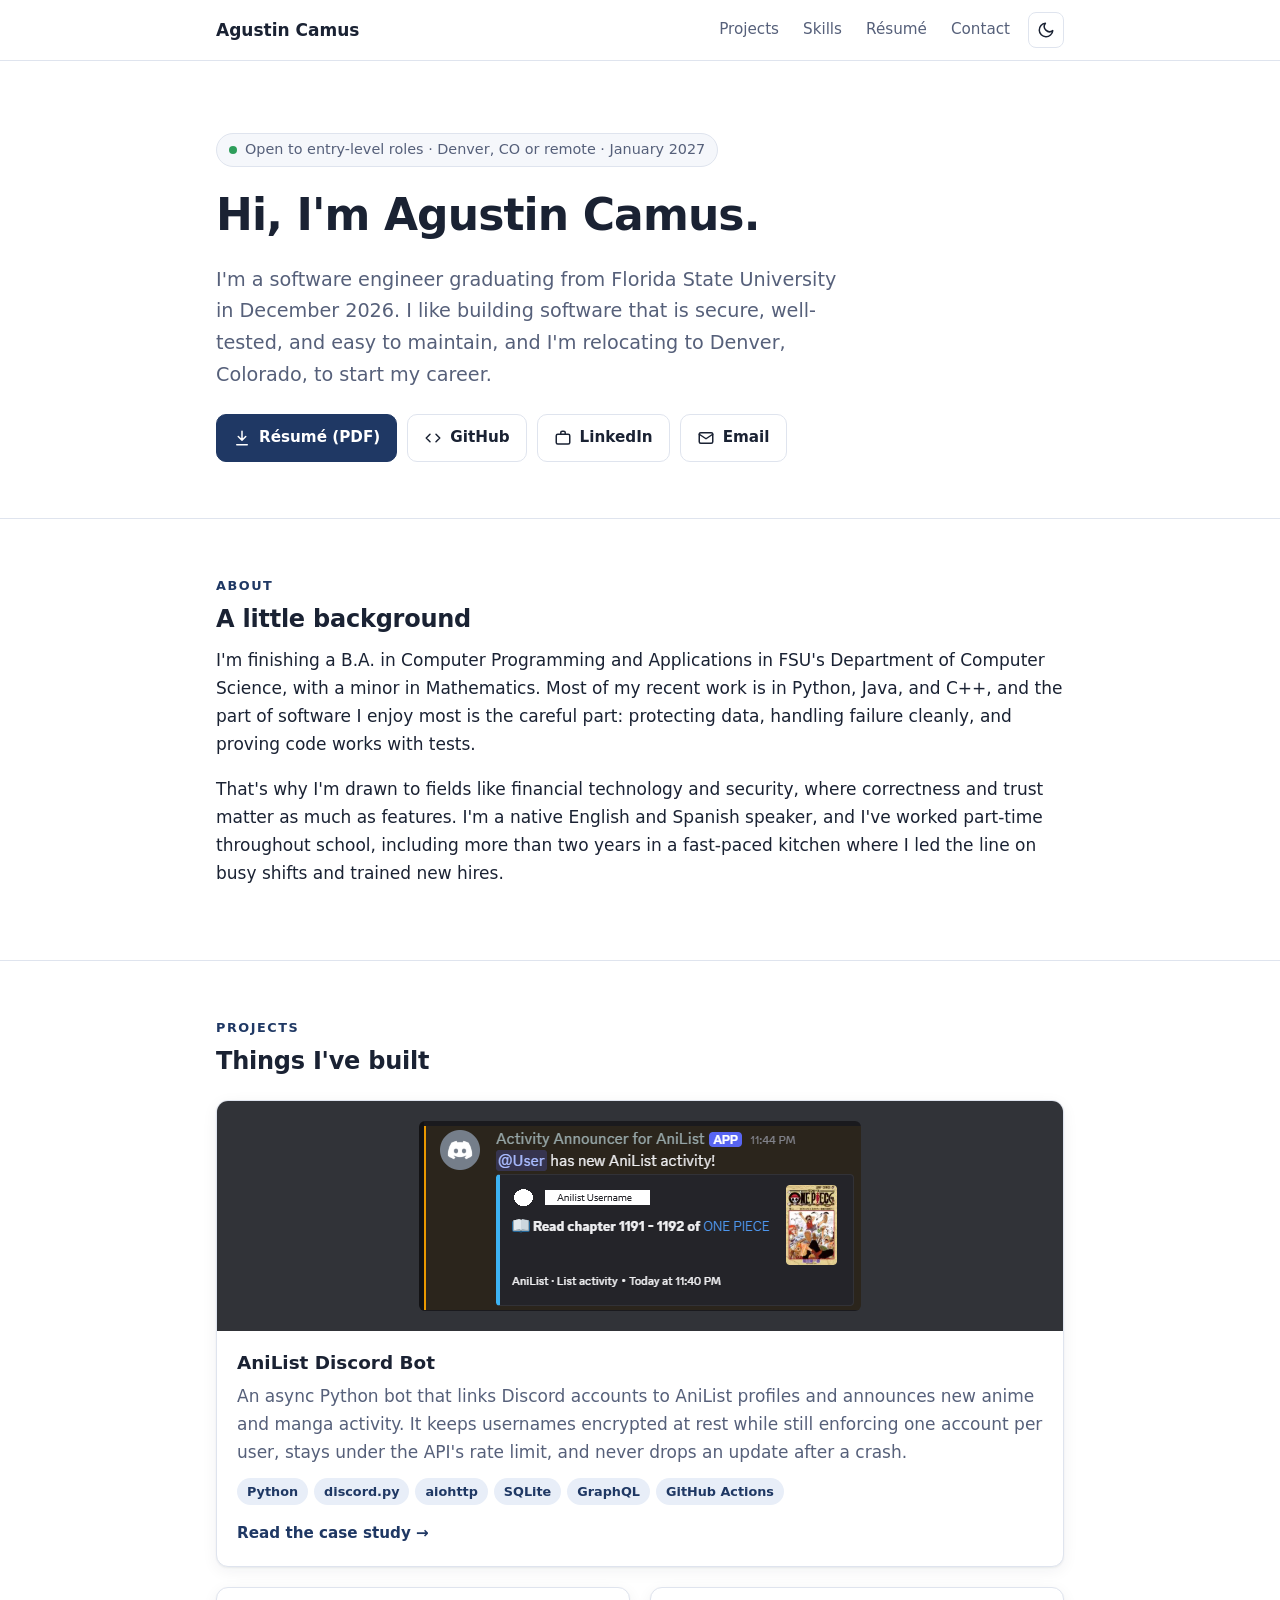
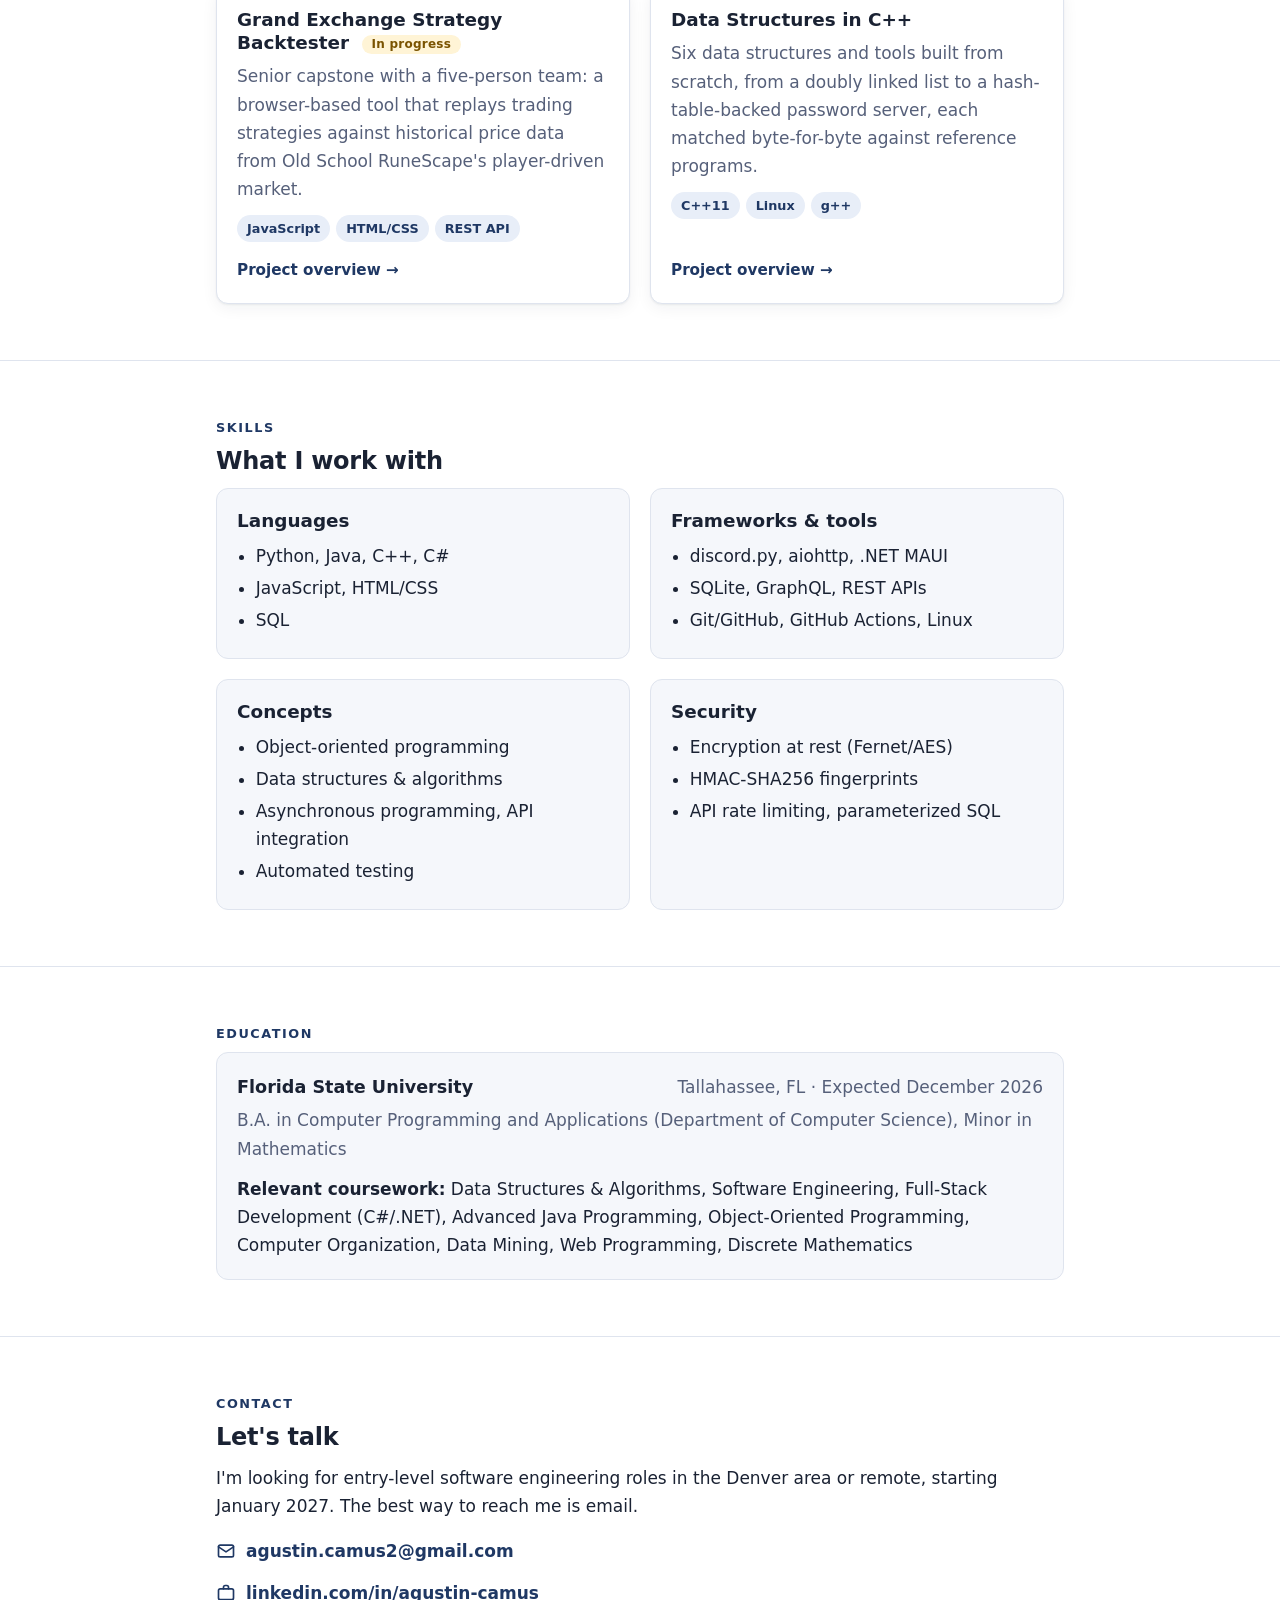
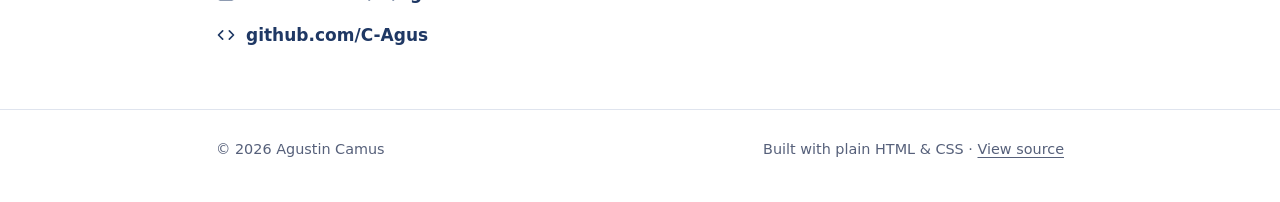
<file: index.html>
<!DOCTYPE html>
<html lang="en">
<head>
  <meta charset="utf-8">
  <meta name="viewport" content="width=device-width, initial-scale=1">
  <title>Agustin Camus · Software Engineer</title>
  <meta name="description" content="Agustin Camus: FSU Computer Science senior (December 2026) relocating to Denver, CO, and looking for entry-level software engineering roles. Projects, résumé, and contact.">
  <meta property="og:title" content="Agustin Camus · Software Engineer">
  <meta property="og:description" content="FSU Computer Science senior (Dec 2026) relocating to Denver, CO. Projects, résumé, and contact.">
  <meta property="og:type" content="website">
  <meta property="og:url" content="https://c-agus.github.io/">
  <meta property="og:image" content="https://c-agus.github.io/assets/img/og-card.png">
  <meta name="twitter:card" content="summary_large_image">
  <link rel="icon" href="assets/img/favicon.svg" type="image/svg+xml">
  <link rel="stylesheet" href="assets/css/style.css">
  <script src="assets/js/theme.js"></script>
</head>
<body>
  <a class="skip-link" href="#main">Skip to content</a>

  <header class="site-header">
    <nav class="container nav" aria-label="Main">
      <a class="brand" href="./">Agustin Camus</a>
      <ul class="nav-links">
        <li><a href="#projects">Projects</a></li>
        <li class="hide-sm"><a href="#skills">Skills</a></li>
        <li><a href="assets/Agustin_Camus_Resume.pdf">Résumé</a></li>
        <li class="hide-sm"><a href="#contact">Contact</a></li>
        <li>
          <button class="theme-toggle" type="button" aria-label="Toggle color theme">
            <svg class="icon-moon" viewBox="0 0 24 24" fill="none" stroke="currentColor" stroke-width="2" stroke-linecap="round" stroke-linejoin="round" aria-hidden="true"><path d="M21 12.8A9 9 0 1 1 11.2 3a7 7 0 0 0 9.8 9.8z"/></svg>
            <svg class="icon-sun" viewBox="0 0 24 24" fill="none" stroke="currentColor" stroke-width="2" stroke-linecap="round" stroke-linejoin="round" aria-hidden="true"><circle cx="12" cy="12" r="4"/><path d="M12 2v2M12 20v2M4.9 4.9l1.4 1.4M17.7 17.7l1.4 1.4M2 12h2M20 12h2M4.9 19.1l1.4-1.4M17.7 6.3l1.4-1.4"/></svg>
          </button>
        </li>
      </ul>
    </nav>
  </header>

  <main id="main">
    <!-- ================= Hero ================= -->
    <section class="hero">
      <div class="container">
        <p class="status"><span class="dot" aria-hidden="true"></span>Open to entry-level roles · Denver, CO or remote · January 2027</p>
        <h1>Hi, I'm Agustin Camus.</h1>
        <p class="lede">I'm a software engineer graduating from Florida State University in December 2026. I like building software that is secure, well-tested, and easy to maintain, and I'm relocating to Denver, Colorado, to start my career.</p>
        <div class="actions">
          <a class="btn btn-primary" href="assets/Agustin_Camus_Resume.pdf">
            <svg viewBox="0 0 24 24" fill="none" stroke="currentColor" stroke-width="2" stroke-linecap="round" stroke-linejoin="round" aria-hidden="true"><path d="M12 3v12M7 10l5 5 5-5M5 21h14"/></svg>
            Résumé (PDF)
          </a>
          <a class="btn" href="https://github.com/C-Agus">
            <svg viewBox="0 0 24 24" fill="none" stroke="currentColor" stroke-width="2" stroke-linecap="round" stroke-linejoin="round" aria-hidden="true"><path d="M8 7l-5 5 5 5M16 7l5 5-5 5"/></svg>
            GitHub
          </a>
          <a class="btn" href="https://www.linkedin.com/in/agustin-camus/">
            <svg viewBox="0 0 24 24" fill="none" stroke="currentColor" stroke-width="2" stroke-linecap="round" stroke-linejoin="round" aria-hidden="true"><rect x="3" y="7" width="18" height="13" rx="2"/><path d="M9 7V5a2 2 0 0 1 2-2h2a2 2 0 0 1 2 2v2"/></svg>
            LinkedIn
          </a>
          <a class="btn" href="mailto:agustin.camus2@gmail.com">
            <svg viewBox="0 0 24 24" fill="none" stroke="currentColor" stroke-width="2" stroke-linecap="round" stroke-linejoin="round" aria-hidden="true"><rect x="3" y="5" width="18" height="14" rx="2"/><path d="M3 7l9 6 9-6"/></svg>
            Email
          </a>
        </div>
      </div>
    </section>

    <!-- ================= About ================= -->
    <section id="about">
      <div class="container">
        <p class="section-label">About</p>
        <h2>A little background</h2>
        <p>I'm finishing a B.A. in Computer Programming and Applications in FSU's Department of Computer Science, with a minor in Mathematics. Most of my recent work is in Python, Java, and C++, and the part of software I enjoy most is the careful part: protecting data, handling failure cleanly, and proving code works with tests.</p>
        <p>That's why I'm drawn to fields like financial technology and security, where correctness and trust matter as much as features. I'm a native English and Spanish speaker, and I've worked part-time throughout school, including more than two years in a fast-paced kitchen where I led the line on busy shifts and trained new hires.</p>
      </div>
    </section>

    <!-- ================= Projects ================= -->
    <section id="projects">
      <div class="container">
        <p class="section-label">Projects</p>
        <h2>Things I've built</h2>

        <div class="cards">
          <a class="card featured" href="projects/anilist-bot.html">
            <div class="card-media">
              <img src="assets/img/demo.png" alt="The bot posting a new AniList reading activity as a Discord embed with cover art" width="442" height="190">
            </div>
            <div class="card-body">
              <h3>AniList Discord Bot</h3>
              <p>An async Python bot that links Discord accounts to AniList profiles and announces new anime and manga activity. It keeps usernames encrypted at rest while still enforcing one account per user, stays under the API's rate limit, and never drops an update after a crash.</p>
              <ul class="tags" aria-label="Technologies">
                <li>Python</li><li>discord.py</li><li>aiohttp</li><li>SQLite</li><li>GraphQL</li><li>GitHub Actions</li>
              </ul>
              <span class="card-footer">Read the case study →</span>
            </div>
          </a>

          <a class="card" href="projects/ge-backtester.html">
            <div class="card-body">
              <h3>Grand Exchange Strategy Backtester <span class="badge">In progress</span></h3>
              <p>Senior capstone with a five-person team: a browser-based tool that replays trading strategies against historical price data from Old School RuneScape's player-driven market.</p>
              <ul class="tags" aria-label="Technologies">
                <li>JavaScript</li><li>HTML/CSS</li><li>REST API</li>
              </ul>
              <span class="card-footer">Project overview →</span>
            </div>
          </a>

          <a class="card" href="projects/data-structures.html">
            <div class="card-body">
              <h3>Data Structures in C++</h3>
              <p>Six data structures and tools built from scratch, from a doubly linked list to a hash-table-backed password server, each matched byte-for-byte against reference programs.</p>
              <ul class="tags" aria-label="Technologies">
                <li>C++11</li><li>Linux</li><li>g++</li>
              </ul>
              <span class="card-footer">Project overview →</span>
            </div>
          </a>
        </div>
      </div>
    </section>

    <!-- ================= Skills ================= -->
    <section id="skills">
      <div class="container">
        <p class="section-label">Skills</p>
        <h2>What I work with</h2>
        <div class="grid-2">
          <div class="panel">
            <h3>Languages</h3>
            <ul>
              <li>Python, Java, C++, C#</li>
              <li>JavaScript, HTML/CSS</li>
              <li>SQL</li>
            </ul>
          </div>
          <div class="panel">
            <h3>Frameworks &amp; tools</h3>
            <ul>
              <li>discord.py, aiohttp, .NET MAUI</li>
              <li>SQLite, GraphQL, REST APIs</li>
              <li>Git/GitHub, GitHub Actions, Linux</li>
            </ul>
          </div>
          <div class="panel">
            <h3>Concepts</h3>
            <ul>
              <li>Object-oriented programming</li>
              <li>Data structures &amp; algorithms</li>
              <li>Asynchronous programming, API integration</li>
              <li>Automated testing</li>
            </ul>
          </div>
          <div class="panel">
            <h3>Security</h3>
            <ul>
              <li>Encryption at rest (Fernet/AES)</li>
              <li>HMAC-SHA256 fingerprints</li>
              <li>API rate limiting, parameterized SQL</li>
            </ul>
          </div>
        </div>
      </div>
    </section>

    <!-- ================= Education ================= -->
    <section id="education">
      <div class="container">
        <p class="section-label">Education</p>
        <div class="panel">
          <div class="edu-head">
            <strong>Florida State University</strong>
            <span class="muted">Tallahassee, FL · Expected December 2026</span>
          </div>
          <p class="muted" style="margin:4px 0 12px">B.A. in Computer Programming and Applications (Department of Computer Science), Minor in Mathematics</p>
          <p style="margin:0"><strong>Relevant coursework:</strong> Data Structures &amp; Algorithms, Software Engineering, Full-Stack Development (C#/.NET), Advanced Java Programming, Object-Oriented Programming, Computer Organization, Data Mining, Web Programming, Discrete Mathematics</p>
        </div>
      </div>
    </section>

    <!-- ================= Contact ================= -->
    <section id="contact">
      <div class="container">
        <p class="section-label">Contact</p>
        <h2>Let's talk</h2>
        <p>I'm looking for entry-level software engineering roles in the Denver area or remote, starting January 2027. The best way to reach me is email.</p>
        <ul class="contact-list">
          <li><a href="mailto:agustin.camus2@gmail.com">
            <svg viewBox="0 0 24 24" fill="none" stroke="currentColor" stroke-width="2" stroke-linecap="round" stroke-linejoin="round" aria-hidden="true"><rect x="3" y="5" width="18" height="14" rx="2"/><path d="M3 7l9 6 9-6"/></svg>
            agustin.camus2@gmail.com</a></li>
          <li><a href="https://www.linkedin.com/in/agustin-camus/">
            <svg viewBox="0 0 24 24" fill="none" stroke="currentColor" stroke-width="2" stroke-linecap="round" stroke-linejoin="round" aria-hidden="true"><rect x="3" y="7" width="18" height="13" rx="2"/><path d="M9 7V5a2 2 0 0 1 2-2h2a2 2 0 0 1 2 2v2"/></svg>
            linkedin.com/in/agustin-camus</a></li>
          <li><a href="https://github.com/C-Agus">
            <svg viewBox="0 0 24 24" fill="none" stroke="currentColor" stroke-width="2" stroke-linecap="round" stroke-linejoin="round" aria-hidden="true"><path d="M8 7l-5 5 5 5M16 7l5 5-5 5"/></svg>
            github.com/C-Agus</a></li>
        </ul>
      </div>
    </section>
  </main>

  <footer class="site-footer">
    <div class="container">
      <span>© 2026 Agustin Camus</span>
      <span>Built with plain HTML &amp; CSS · <a href="https://github.com/C-Agus/c-agus.github.io">View source</a></span>
    </div>
  </footer>
</body>
</html>
</file>
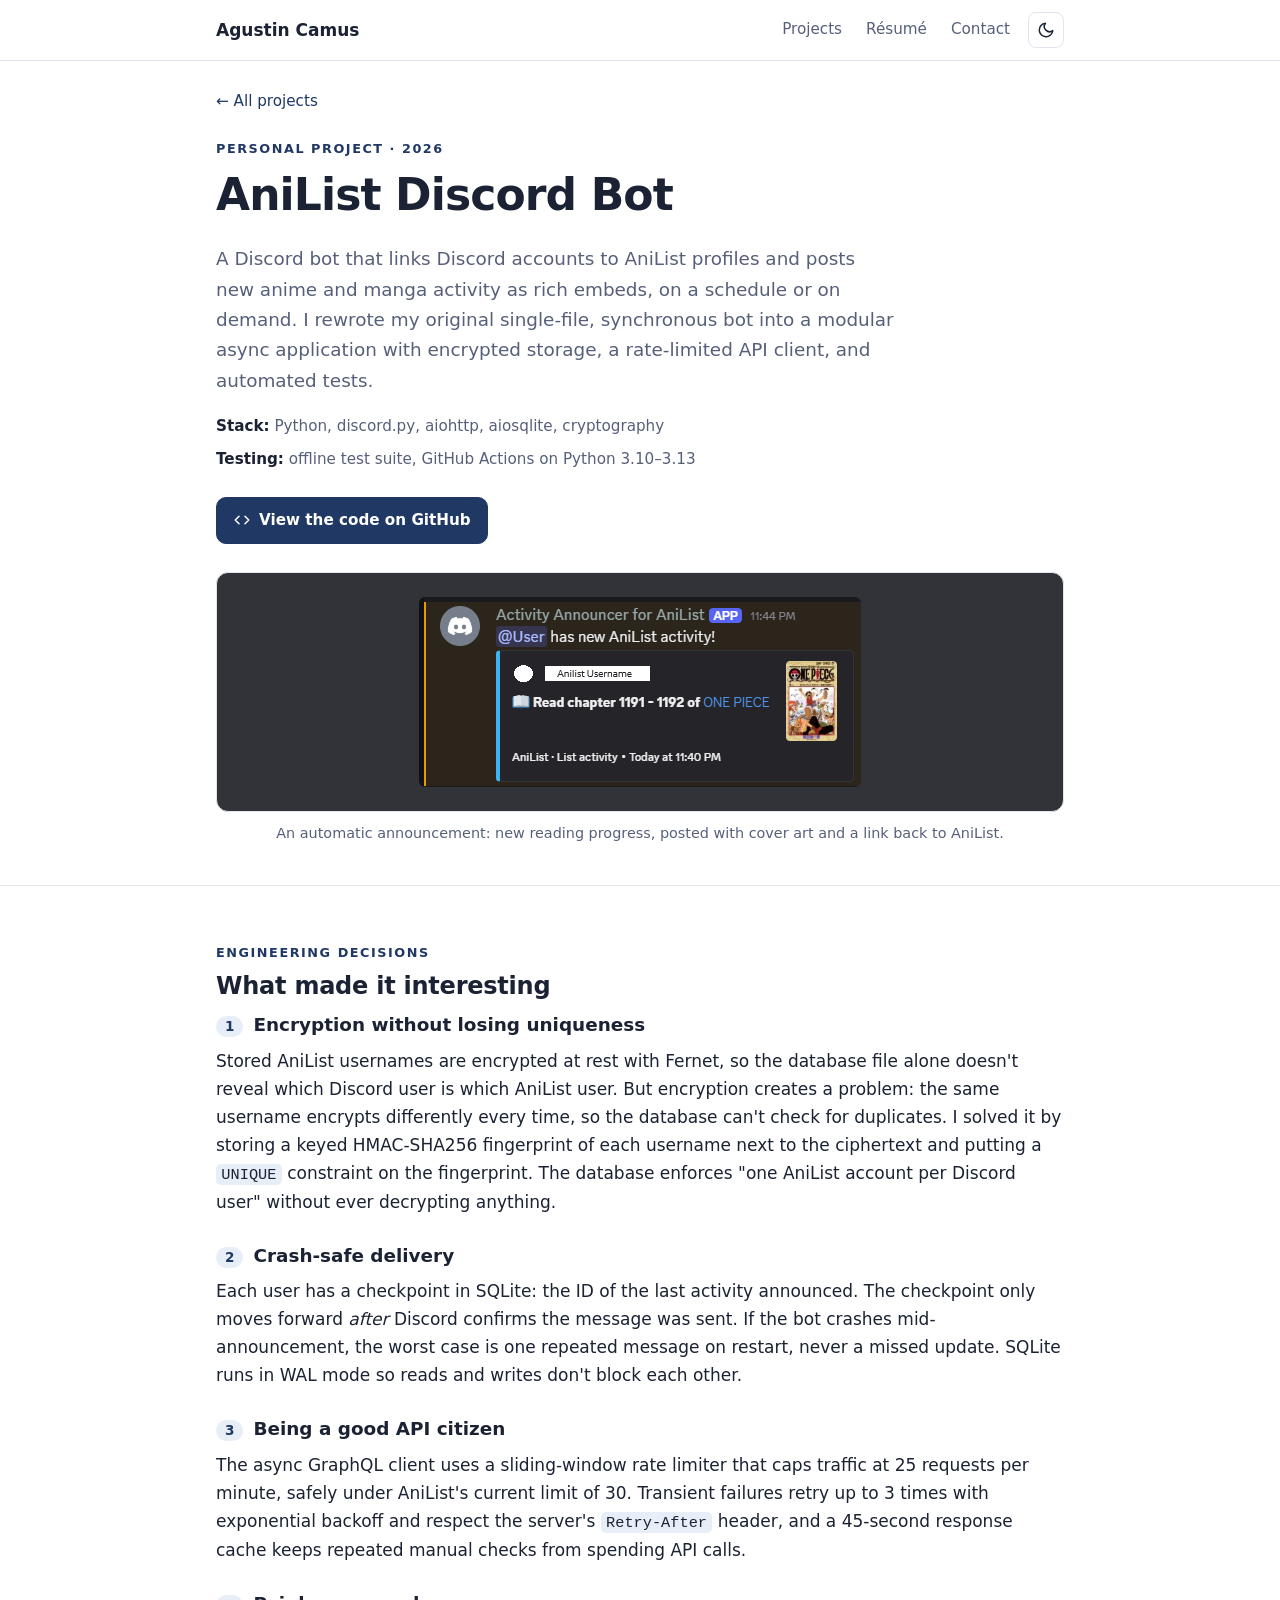
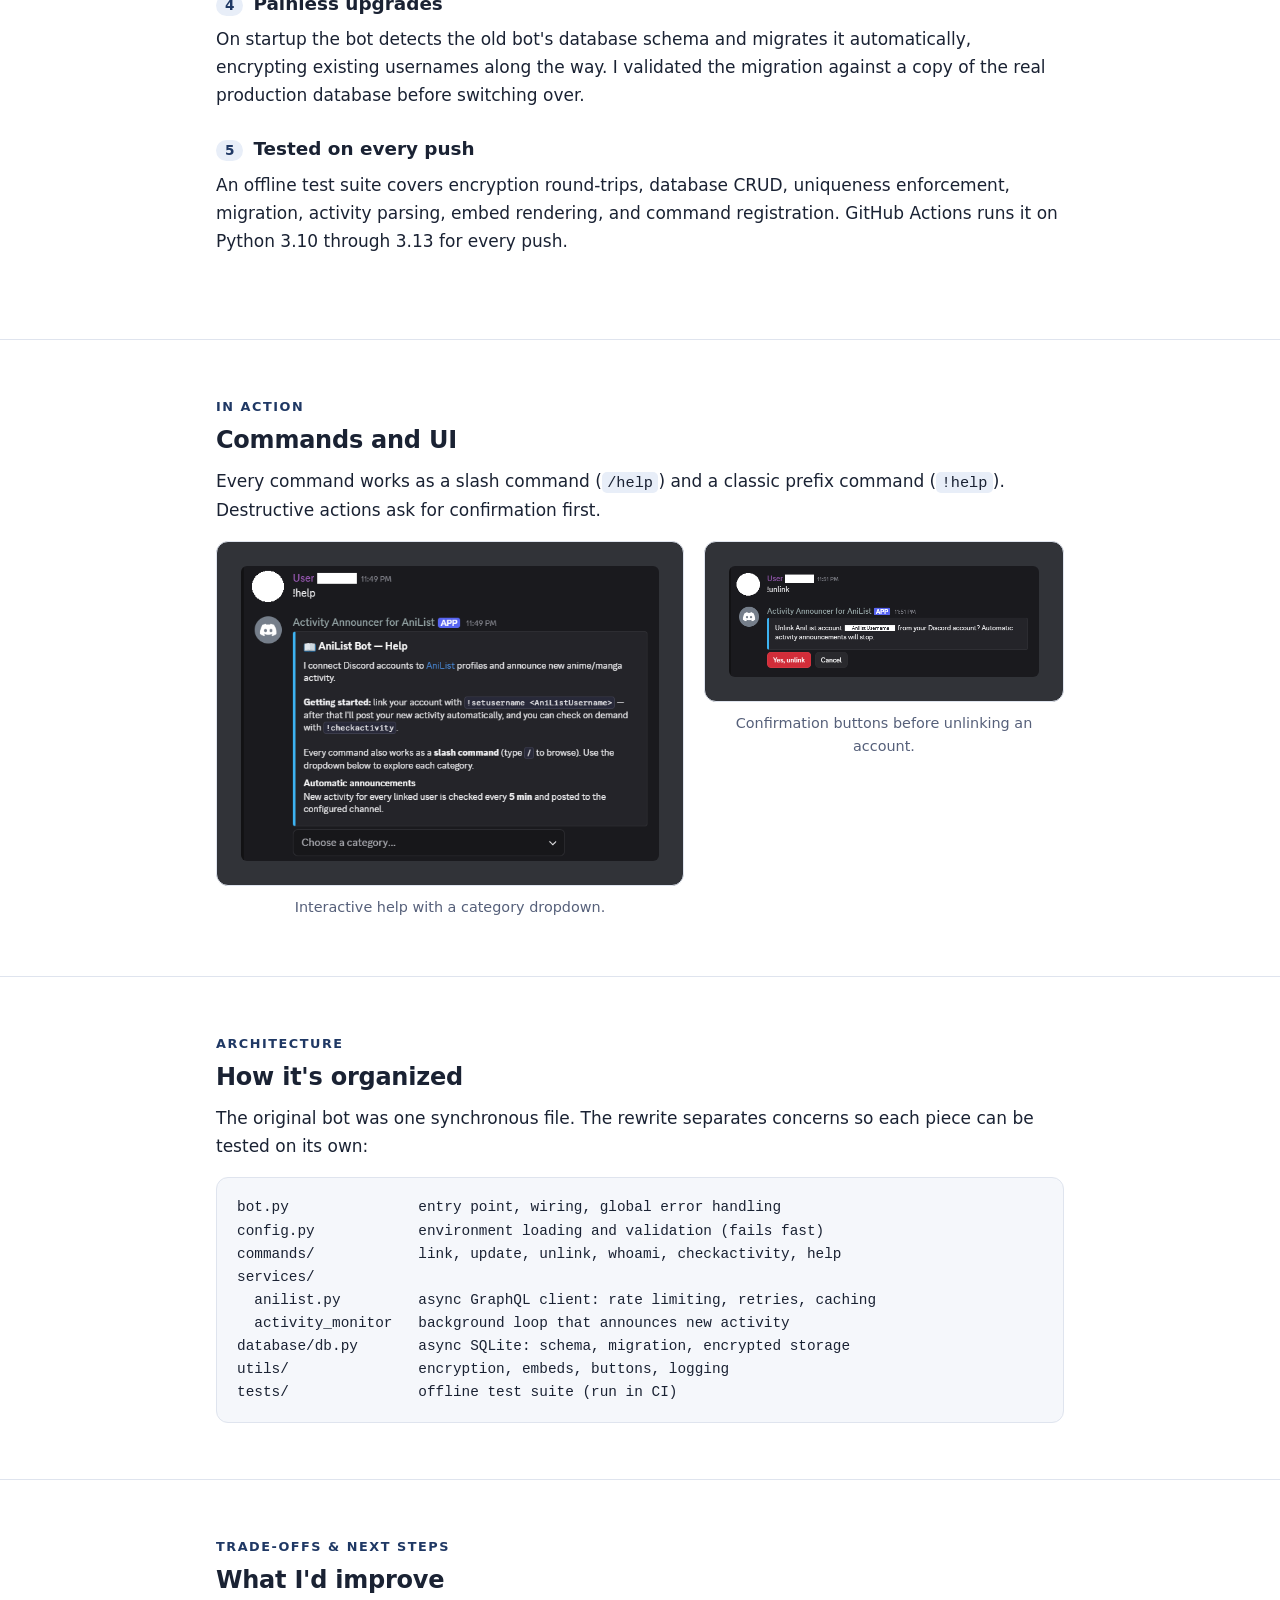
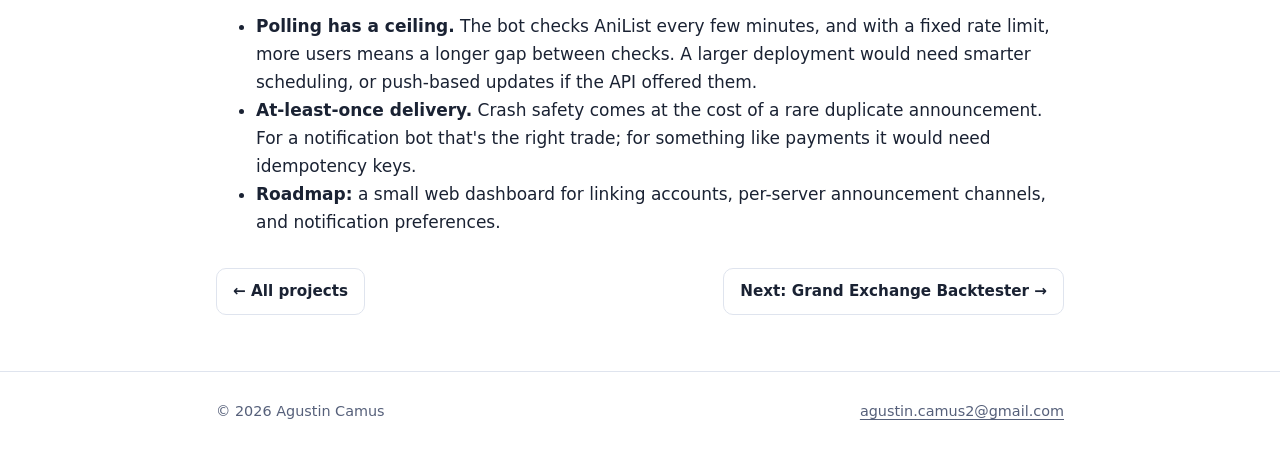
<file: projects/anilist-bot.html>
<!DOCTYPE html>
<html lang="en">
<head>
  <meta charset="utf-8">
  <meta name="viewport" content="width=device-width, initial-scale=1">
  <title>AniList Discord Bot · Agustin Camus</title>
  <meta name="description" content="Case study: an async Python Discord bot with encrypted storage, a rate-limited GraphQL client, crash-safe notifications, and CI-tested code.">
  <meta property="og:title" content="AniList Discord Bot · Agustin Camus">
  <meta property="og:description" content="Async Python bot with encrypted storage, a rate-limited GraphQL client, and crash-safe notifications.">
  <meta property="og:url" content="https://c-agus.github.io/projects/anilist-bot.html">
  <meta property="og:image" content="https://c-agus.github.io/assets/img/og-anilist-bot.png">
  <meta name="twitter:card" content="summary_large_image">
  <link rel="icon" href="../assets/img/favicon.svg" type="image/svg+xml">
  <link rel="stylesheet" href="../assets/css/style.css">
  <script src="../assets/js/theme.js"></script>
</head>
<body>
  <a class="skip-link" href="#main">Skip to content</a>

  <header class="site-header">
    <nav class="container nav" aria-label="Main">
      <a class="brand" href="../">Agustin Camus</a>
      <ul class="nav-links">
        <li><a href="../#projects">Projects</a></li>
        <li><a href="../assets/Agustin_Camus_Resume.pdf">Résumé</a></li>
        <li class="hide-sm"><a href="../#contact">Contact</a></li>
        <li>
          <button class="theme-toggle" type="button" aria-label="Toggle color theme">
            <svg class="icon-moon" viewBox="0 0 24 24" fill="none" stroke="currentColor" stroke-width="2" stroke-linecap="round" stroke-linejoin="round" aria-hidden="true"><path d="M21 12.8A9 9 0 1 1 11.2 3a7 7 0 0 0 9.8 9.8z"/></svg>
            <svg class="icon-sun" viewBox="0 0 24 24" fill="none" stroke="currentColor" stroke-width="2" stroke-linecap="round" stroke-linejoin="round" aria-hidden="true"><circle cx="12" cy="12" r="4"/><path d="M12 2v2M12 20v2M4.9 4.9l1.4 1.4M17.7 17.7l1.4 1.4M2 12h2M20 12h2M4.9 19.1l1.4-1.4M17.7 6.3l1.4-1.4"/></svg>
          </button>
        </li>
      </ul>
    </nav>
  </header>

  <main id="main">
    <div class="container">
      <p class="breadcrumb"><a href="../#projects">← All projects</a></p>
    </div>

    <section class="project-hero">
      <div class="container">
        <p class="section-label">Personal project · 2026</p>
        <h1>AniList Discord Bot</h1>
        <p class="lede">A Discord bot that links Discord accounts to AniList profiles and posts new anime and manga activity as rich embeds, on a schedule or on demand. I rewrote my original single-file, synchronous bot into a modular async application with encrypted storage, a rate-limited API client, and automated tests.</p>
        <ul class="meta">
          <li><strong>Stack:</strong> Python, discord.py, aiohttp, aiosqlite, cryptography</li>
          <li><strong>Testing:</strong> offline test suite, GitHub Actions on Python 3.10–3.13</li>
        </ul>
        <div class="actions">
          <a class="btn btn-primary" href="https://github.com/C-Agus/unofficial-anilist-discord-bot">
            <svg viewBox="0 0 24 24" fill="none" stroke="currentColor" stroke-width="2" stroke-linecap="round" stroke-linejoin="round" aria-hidden="true"><path d="M8 7l-5 5 5 5M16 7l5 5-5 5"/></svg>
            View the code on GitHub
          </a>
        </div>

        <figure class="shot-figure" style="margin:0">
          <div class="shot">
            <img src="../assets/img/demo.png" alt="The bot announcing that a linked user read two new chapters of a manga, with the cover art and a timestamp" width="442" height="190">
          </div>
          <figcaption class="shot-caption">An automatic announcement: new reading progress, posted with cover art and a link back to AniList.</figcaption>
        </figure>
      </div>
    </section>

    <section>
      <div class="container">
        <p class="section-label">Engineering decisions</p>
        <h2>What made it interesting</h2>

        <div class="decision">
          <h3><span class="num">1</span>Encryption without losing uniqueness</h3>
          <p>Stored AniList usernames are encrypted at rest with Fernet, so the database file alone doesn't reveal which Discord user is which AniList user. But encryption creates a problem: the same username encrypts differently every time, so the database can't check for duplicates. I solved it by storing a keyed HMAC-SHA256 fingerprint of each username next to the ciphertext and putting a <code>UNIQUE</code> constraint on the fingerprint. The database enforces "one AniList account per Discord user" without ever decrypting anything.</p>
        </div>

        <div class="decision">
          <h3><span class="num">2</span>Crash-safe delivery</h3>
          <p>Each user has a checkpoint in SQLite: the ID of the last activity announced. The checkpoint only moves forward <em>after</em> Discord confirms the message was sent. If the bot crashes mid-announcement, the worst case is one repeated message on restart, never a missed update. SQLite runs in WAL mode so reads and writes don't block each other.</p>
        </div>

        <div class="decision">
          <h3><span class="num">3</span>Being a good API citizen</h3>
          <p>The async GraphQL client uses a sliding-window rate limiter that caps traffic at 25 requests per minute, safely under AniList's current limit of 30. Transient failures retry up to 3 times with exponential backoff and respect the server's <code>Retry-After</code> header, and a 45-second response cache keeps repeated manual checks from spending API calls.</p>
        </div>

        <div class="decision">
          <h3><span class="num">4</span>Painless upgrades</h3>
          <p>On startup the bot detects the old bot's database schema and migrates it automatically, encrypting existing usernames along the way. I validated the migration against a copy of the real production database before switching over.</p>
        </div>

        <div class="decision">
          <h3><span class="num">5</span>Tested on every push</h3>
          <p>An offline test suite covers encryption round-trips, database CRUD, uniqueness enforcement, migration, activity parsing, embed rendering, and command registration. GitHub Actions runs it on Python 3.10 through 3.13 for every push.</p>
        </div>
      </div>
    </section>

    <section>
      <div class="container">
        <p class="section-label">In action</p>
        <h2>Commands and UI</h2>
        <p>Every command works as a slash command (<code>/help</code>) and a classic prefix command (<code>!help</code>). Destructive actions ask for confirmation first.</p>
        <div class="shots">
          <figure>
            <div class="shot"><img src="../assets/img/help.png" alt="The interactive help menu with a category dropdown" width="614" height="434"></div>
            <figcaption class="shot-caption">Interactive help with a category dropdown.</figcaption>
          </figure>
          <figure>
            <div class="shot"><img src="../assets/img/unlink.png" alt="A confirmation prompt with Yes, unlink and Cancel buttons" width="619" height="221"></div>
            <figcaption class="shot-caption">Confirmation buttons before unlinking an account.</figcaption>
          </figure>
        </div>
      </div>
    </section>

    <section>
      <div class="container">
        <p class="section-label">Architecture</p>
        <h2>How it's organized</h2>
        <p>The original bot was one synchronous file. The rewrite separates concerns so each piece can be tested on its own:</p>
<pre class="tree">bot.py               entry point, wiring, global error handling
config.py            environment loading and validation (fails fast)
commands/            link, update, unlink, whoami, checkactivity, help
services/
  anilist.py         async GraphQL client: rate limiting, retries, caching
  activity_monitor   background loop that announces new activity
database/db.py       async SQLite: schema, migration, encrypted storage
utils/               encryption, embeds, buttons, logging
tests/               offline test suite (run in CI)</pre>
      </div>
    </section>

    <section>
      <div class="container">
        <p class="section-label">Trade-offs &amp; next steps</p>
        <h2>What I'd improve</h2>
        <ul>
          <li><strong>Polling has a ceiling.</strong> The bot checks AniList every few minutes, and with a fixed rate limit, more users means a longer gap between checks. A larger deployment would need smarter scheduling, or push-based updates if the API offered them.</li>
          <li><strong>At-least-once delivery.</strong> Crash safety comes at the cost of a rare duplicate announcement. For a notification bot that's the right trade; for something like payments it would need idempotency keys.</li>
          <li><strong>Roadmap:</strong> a small web dashboard for linking accounts, per-server announcement channels, and notification preferences.</li>
        </ul>
        <div class="next-prev" style="margin-top:32px">
          <a class="btn" href="../#projects">← All projects</a>
          <a class="btn" href="ge-backtester.html">Next: Grand Exchange Backtester →</a>
        </div>
      </div>
    </section>
  </main>

  <footer class="site-footer">
    <div class="container">
      <span>© 2026 Agustin Camus</span>
      <span><a href="mailto:agustin.camus2@gmail.com">agustin.camus2@gmail.com</a></span>
    </div>
  </footer>
</body>
</html>
</file>
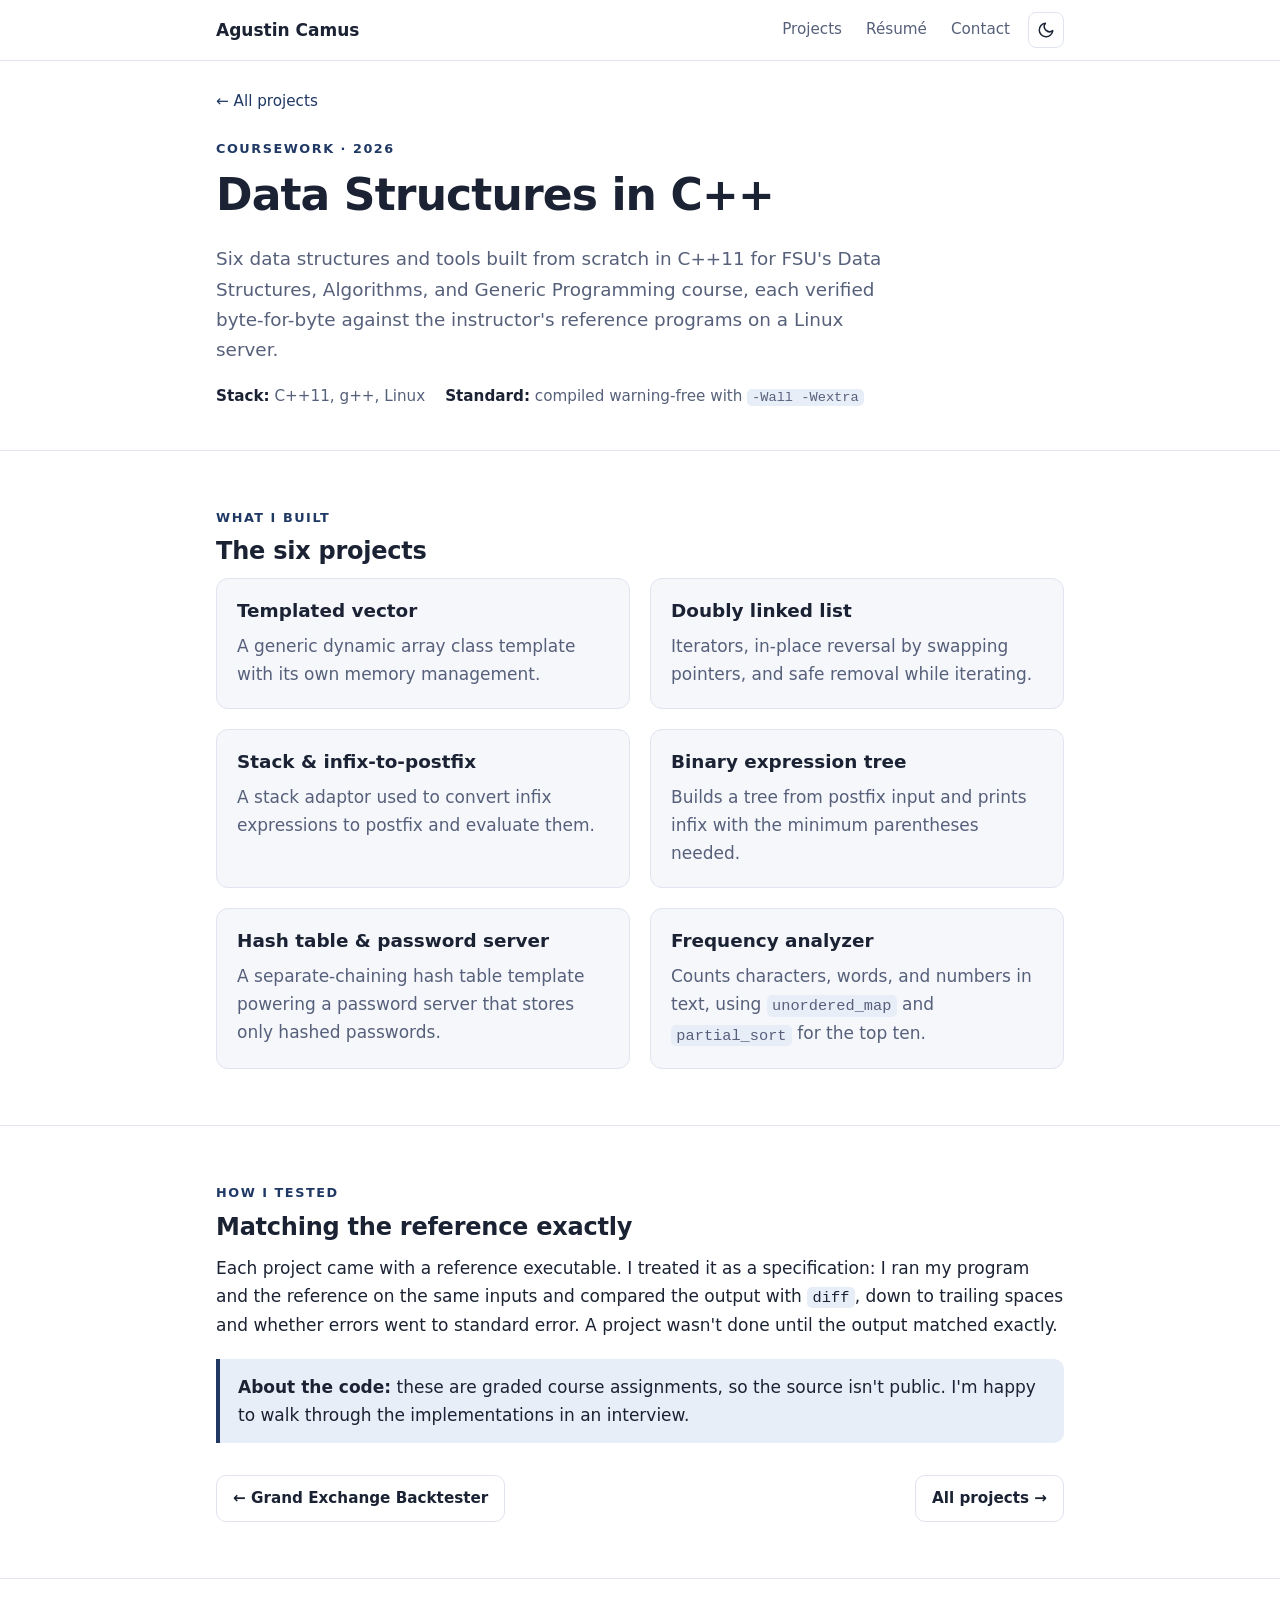
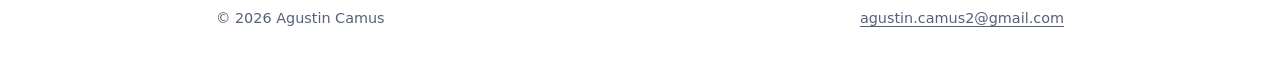
<file: projects/data-structures.html>
<!DOCTYPE html>
<html lang="en">
<head>
  <meta charset="utf-8">
  <meta name="viewport" content="width=device-width, initial-scale=1">
  <title>Data Structures in C++ · Agustin Camus</title>
  <meta name="description" content="Six data structures and tools built from scratch in C++11, verified byte-for-byte against reference programs on Linux.">
  <meta property="og:title" content="Data Structures in C++ · Agustin Camus">
  <meta property="og:description" content="Six data structures built from scratch in C++11 and verified byte-for-byte against reference programs.">
  <meta property="og:url" content="https://c-agus.github.io/projects/data-structures.html">
  <meta property="og:image" content="https://c-agus.github.io/assets/img/og-data-structures.png">
  <meta name="twitter:card" content="summary_large_image">
  <link rel="icon" href="../assets/img/favicon.svg" type="image/svg+xml">
  <link rel="stylesheet" href="../assets/css/style.css">
  <script src="../assets/js/theme.js"></script>
</head>
<body>
  <a class="skip-link" href="#main">Skip to content</a>

  <header class="site-header">
    <nav class="container nav" aria-label="Main">
      <a class="brand" href="../">Agustin Camus</a>
      <ul class="nav-links">
        <li><a href="../#projects">Projects</a></li>
        <li><a href="../assets/Agustin_Camus_Resume.pdf">Résumé</a></li>
        <li class="hide-sm"><a href="../#contact">Contact</a></li>
        <li>
          <button class="theme-toggle" type="button" aria-label="Toggle color theme">
            <svg class="icon-moon" viewBox="0 0 24 24" fill="none" stroke="currentColor" stroke-width="2" stroke-linecap="round" stroke-linejoin="round" aria-hidden="true"><path d="M21 12.8A9 9 0 1 1 11.2 3a7 7 0 0 0 9.8 9.8z"/></svg>
            <svg class="icon-sun" viewBox="0 0 24 24" fill="none" stroke="currentColor" stroke-width="2" stroke-linecap="round" stroke-linejoin="round" aria-hidden="true"><circle cx="12" cy="12" r="4"/><path d="M12 2v2M12 20v2M4.9 4.9l1.4 1.4M17.7 17.7l1.4 1.4M2 12h2M20 12h2M4.9 19.1l1.4-1.4M17.7 6.3l1.4-1.4"/></svg>
          </button>
        </li>
      </ul>
    </nav>
  </header>

  <main id="main">
    <div class="container">
      <p class="breadcrumb"><a href="../#projects">← All projects</a></p>
    </div>

    <section class="project-hero">
      <div class="container">
        <p class="section-label">Coursework · 2026</p>
        <h1>Data Structures in C++</h1>
        <p class="lede">Six data structures and tools built from scratch in C++11 for FSU's Data Structures, Algorithms, and Generic Programming course, each verified byte-for-byte against the instructor's reference programs on a Linux server.</p>
        <ul class="meta">
          <li><strong>Stack:</strong> C++11, g++, Linux</li>
          <li><strong>Standard:</strong> compiled warning-free with <code>-Wall -Wextra</code></li>
        </ul>
      </div>
    </section>

    <section>
      <div class="container">
        <p class="section-label">What I built</p>
        <h2>The six projects</h2>
        <div class="grid-2">
          <div class="panel">
            <h3>Templated vector</h3>
            <p class="muted" style="margin:0">A generic dynamic array class template with its own memory management.</p>
          </div>
          <div class="panel">
            <h3>Doubly linked list</h3>
            <p class="muted" style="margin:0">Iterators, in-place reversal by swapping pointers, and safe removal while iterating.</p>
          </div>
          <div class="panel">
            <h3>Stack &amp; infix-to-postfix</h3>
            <p class="muted" style="margin:0">A stack adaptor used to convert infix expressions to postfix and evaluate them.</p>
          </div>
          <div class="panel">
            <h3>Binary expression tree</h3>
            <p class="muted" style="margin:0">Builds a tree from postfix input and prints infix with the minimum parentheses needed.</p>
          </div>
          <div class="panel">
            <h3>Hash table &amp; password server</h3>
            <p class="muted" style="margin:0">A separate-chaining hash table template powering a password server that stores only hashed passwords.</p>
          </div>
          <div class="panel">
            <h3>Frequency analyzer</h3>
            <p class="muted" style="margin:0">Counts characters, words, and numbers in text, using <code>unordered_map</code> and <code>partial_sort</code> for the top ten.</p>
          </div>
        </div>
      </div>
    </section>

    <section>
      <div class="container">
        <p class="section-label">How I tested</p>
        <h2>Matching the reference exactly</h2>
        <p>Each project came with a reference executable. I treated it as a specification: I ran my program and the reference on the same inputs and compared the output with <code>diff</code>, down to trailing spaces and whether errors went to standard error. A project wasn't done until the output matched exactly.</p>
        <div class="callout">
          <p><strong>About the code:</strong> these are graded course assignments, so the source isn't public. I'm happy to walk through the implementations in an interview.</p>
        </div>
        <div class="next-prev" style="margin-top:32px">
          <a class="btn" href="ge-backtester.html">← Grand Exchange Backtester</a>
          <a class="btn" href="../#projects">All projects →</a>
        </div>
      </div>
    </section>
  </main>

  <footer class="site-footer">
    <div class="container">
      <span>© 2026 Agustin Camus</span>
      <span><a href="mailto:agustin.camus2@gmail.com">agustin.camus2@gmail.com</a></span>
    </div>
  </footer>
</body>
</html>
</file>
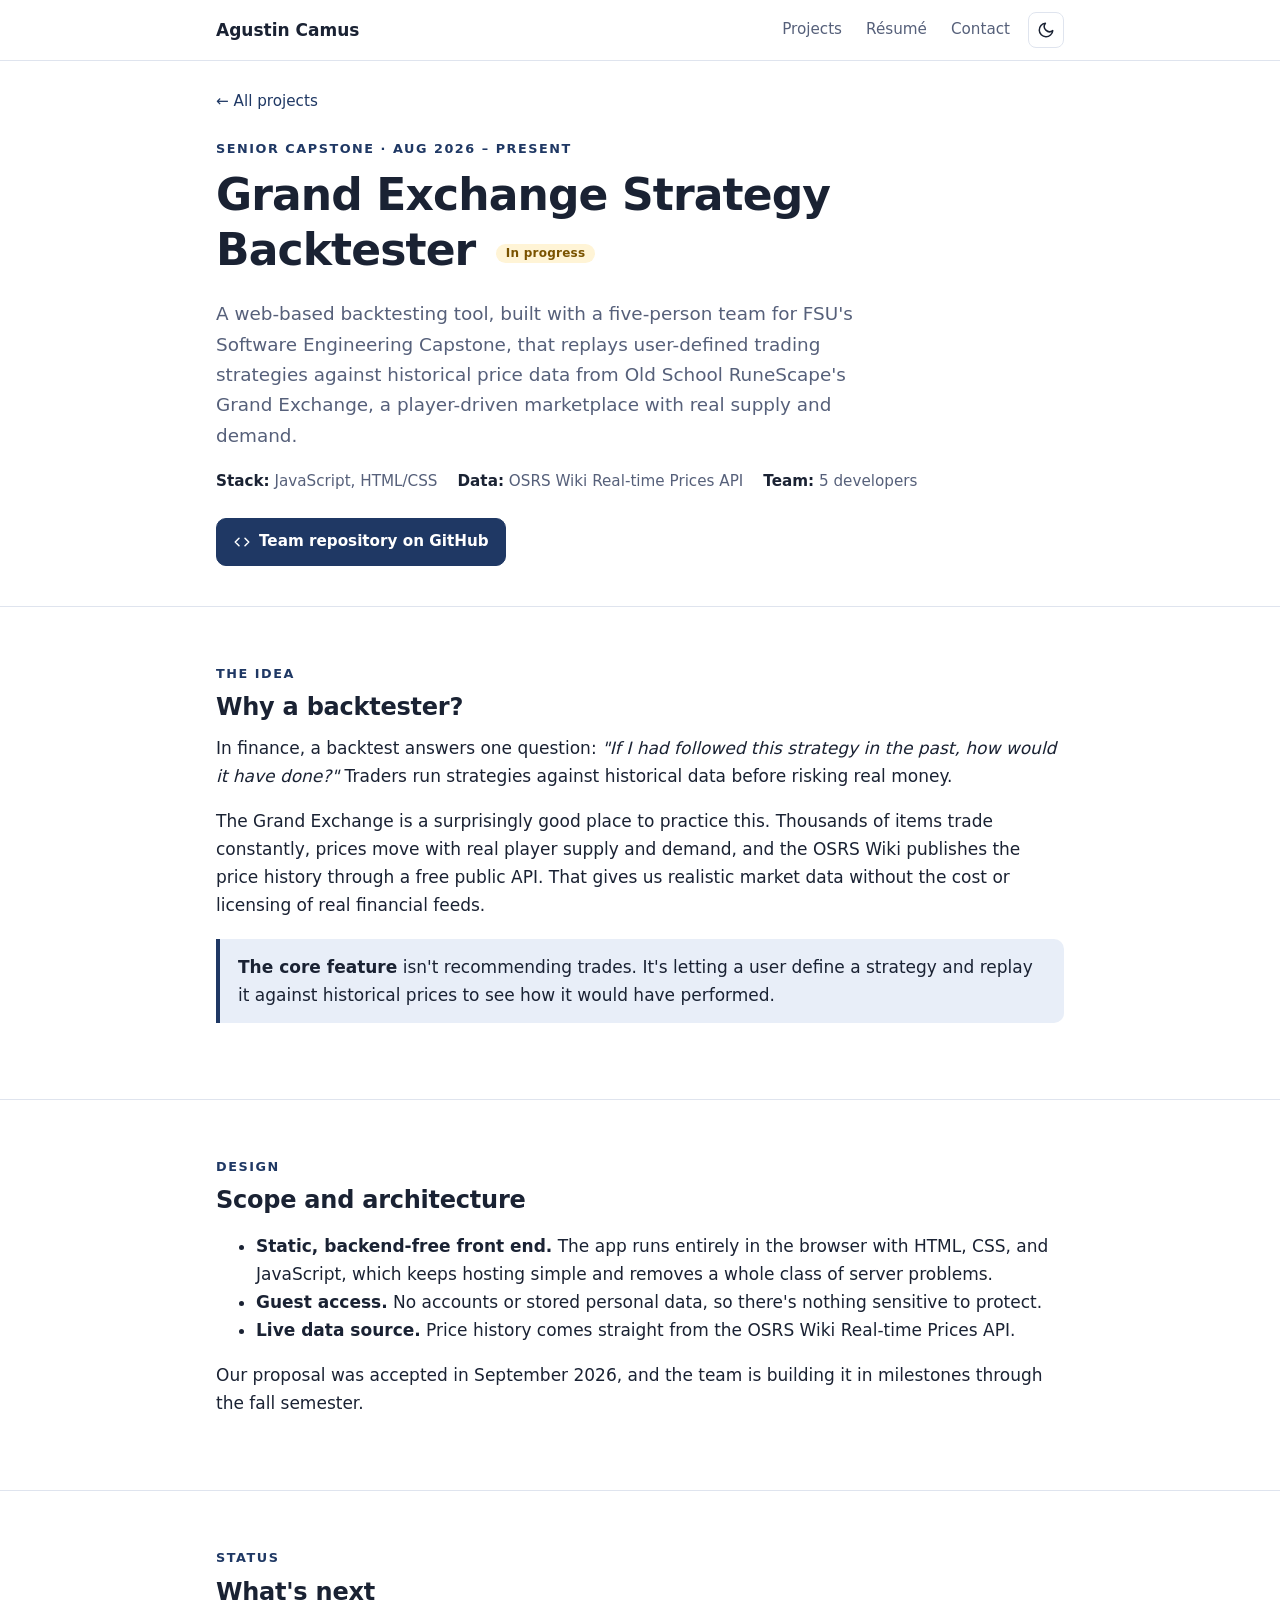
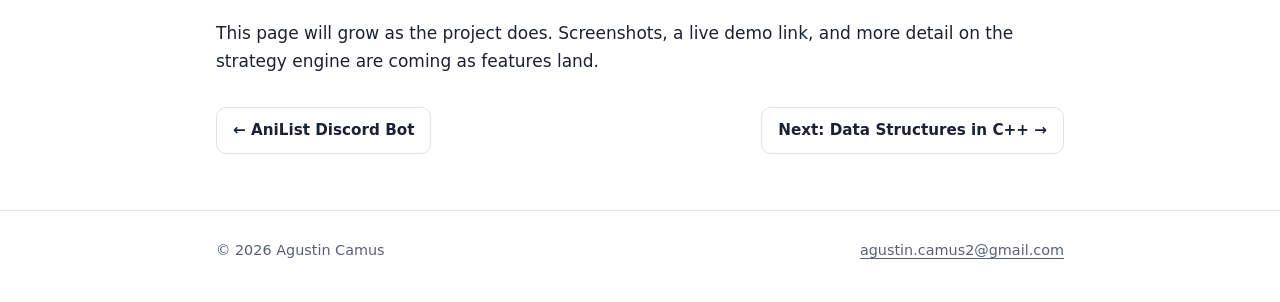
<file: projects/ge-backtester.html>
<!DOCTYPE html>
<html lang="en">
<head>
  <meta charset="utf-8">
  <meta name="viewport" content="width=device-width, initial-scale=1">
  <title>Grand Exchange Strategy Backtester · Agustin Camus</title>
  <meta name="description" content="Senior capstone (in progress): a browser-based tool that replays trading strategies against historical Old School RuneScape Grand Exchange price data.">
  <meta property="og:title" content="Grand Exchange Strategy Backtester · Agustin Camus">
  <meta property="og:description" content="Senior capstone: replaying trading strategies against historical market data.">
  <meta property="og:url" content="https://c-agus.github.io/projects/ge-backtester.html">
  <meta property="og:image" content="https://c-agus.github.io/assets/img/og-ge-backtester.png">
  <meta name="twitter:card" content="summary_large_image">
  <link rel="icon" href="../assets/img/favicon.svg" type="image/svg+xml">
  <link rel="stylesheet" href="../assets/css/style.css">
  <script src="../assets/js/theme.js"></script>
</head>
<body>
  <a class="skip-link" href="#main">Skip to content</a>

  <header class="site-header">
    <nav class="container nav" aria-label="Main">
      <a class="brand" href="../">Agustin Camus</a>
      <ul class="nav-links">
        <li><a href="../#projects">Projects</a></li>
        <li><a href="../assets/Agustin_Camus_Resume.pdf">Résumé</a></li>
        <li class="hide-sm"><a href="../#contact">Contact</a></li>
        <li>
          <button class="theme-toggle" type="button" aria-label="Toggle color theme">
            <svg class="icon-moon" viewBox="0 0 24 24" fill="none" stroke="currentColor" stroke-width="2" stroke-linecap="round" stroke-linejoin="round" aria-hidden="true"><path d="M21 12.8A9 9 0 1 1 11.2 3a7 7 0 0 0 9.8 9.8z"/></svg>
            <svg class="icon-sun" viewBox="0 0 24 24" fill="none" stroke="currentColor" stroke-width="2" stroke-linecap="round" stroke-linejoin="round" aria-hidden="true"><circle cx="12" cy="12" r="4"/><path d="M12 2v2M12 20v2M4.9 4.9l1.4 1.4M17.7 17.7l1.4 1.4M2 12h2M20 12h2M4.9 19.1l1.4-1.4M17.7 6.3l1.4-1.4"/></svg>
          </button>
        </li>
      </ul>
    </nav>
  </header>

  <main id="main">
    <div class="container">
      <p class="breadcrumb"><a href="../#projects">← All projects</a></p>
    </div>

    <section class="project-hero">
      <div class="container">
        <p class="section-label">Senior capstone · Aug 2026 – present</p>
        <h1>Grand Exchange Strategy Backtester <span class="badge">In progress</span></h1>
        <p class="lede">A web-based backtesting tool, built with a five-person team for FSU's Software Engineering Capstone, that replays user-defined trading strategies against historical price data from Old School RuneScape's Grand Exchange, a player-driven marketplace with real supply and demand.</p>
        <ul class="meta">
          <li><strong>Stack:</strong> JavaScript, HTML/CSS</li>
          <li><strong>Data:</strong> OSRS Wiki Real-time Prices API</li>
          <li><strong>Team:</strong> 5 developers</li>
        </ul>
        <div class="actions">
          <a class="btn btn-primary" href="https://github.com/7Limes/CEN4090L-Project">
            <svg viewBox="0 0 24 24" fill="none" stroke="currentColor" stroke-width="2" stroke-linecap="round" stroke-linejoin="round" aria-hidden="true"><path d="M8 7l-5 5 5 5M16 7l5 5-5 5"/></svg>
            Team repository on GitHub
          </a>
        </div>
      </div>
    </section>

    <section>
      <div class="container">
        <p class="section-label">The idea</p>
        <h2>Why a backtester?</h2>
        <p>In finance, a backtest answers one question: <em>"If I had followed this strategy in the past, how would it have done?"</em> Traders run strategies against historical data before risking real money.</p>
        <p>The Grand Exchange is a surprisingly good place to practice this. Thousands of items trade constantly, prices move with real player supply and demand, and the OSRS Wiki publishes the price history through a free public API. That gives us realistic market data without the cost or licensing of real financial feeds.</p>
        <div class="callout">
          <p><strong>The core feature</strong> isn't recommending trades. It's letting a user define a strategy and replay it against historical prices to see how it would have performed.</p>
        </div>
      </div>
    </section>

    <section>
      <div class="container">
        <p class="section-label">Design</p>
        <h2>Scope and architecture</h2>
        <ul>
          <li><strong>Static, backend-free front end.</strong> The app runs entirely in the browser with HTML, CSS, and JavaScript, which keeps hosting simple and removes a whole class of server problems.</li>
          <li><strong>Guest access.</strong> No accounts or stored personal data, so there's nothing sensitive to protect.</li>
          <li><strong>Live data source.</strong> Price history comes straight from the OSRS Wiki Real-time Prices API.</li>
        </ul>
        <p>Our proposal was accepted in September 2026, and the team is building it in milestones through the fall semester.</p>
      </div>
    </section>

    <section>
      <div class="container">
        <p class="section-label">Status</p>
        <h2>What's next</h2>
        <p>This page will grow as the project does. Screenshots, a live demo link, and more detail on the strategy engine are coming as features land.</p>
        <div class="next-prev" style="margin-top:32px">
          <a class="btn" href="anilist-bot.html">← AniList Discord Bot</a>
          <a class="btn" href="data-structures.html">Next: Data Structures in C++ →</a>
        </div>
      </div>
    </section>
  </main>

  <footer class="site-footer">
    <div class="container">
      <span>© 2026 Agustin Camus</span>
      <span><a href="mailto:agustin.camus2@gmail.com">agustin.camus2@gmail.com</a></span>
    </div>
  </footer>
</body>
</html>
</file>
<file: assets/css/style.css>
/* ==========================================================================
   Agustin Camus — portfolio
   Plain CSS, no build step. Colors are tokens so light/dark stay in sync.
   ========================================================================== */

:root {
  --bg: #ffffff;
  --bg-soft: #f5f7fb;
  --surface: #ffffff;
  --text: #1a2233;
  --text-muted: #56607a;
  --border: #dfe4ee;
  --accent: #1f3864;          /* same navy as the résumé */
  --accent-strong: #16294a;
  --accent-soft: #e8eef8;
  --accent-contrast: #ffffff;
  --badge-bg: #fff4d6;
  --badge-text: #7a5300;
  --shadow: 0 1px 2px rgba(20, 30, 55, 0.06), 0 4px 16px rgba(20, 30, 55, 0.06);
  --radius: 12px;
  --maxw: 880px;
  --font: system-ui, -apple-system, "Segoe UI", Roboto, Ubuntu, "Helvetica Neue", Arial, sans-serif;
  --mono: ui-monospace, "SFMono-Regular", "Cascadia Code", Consolas, "Liberation Mono", monospace;
  color-scheme: light;
}

@media (prefers-color-scheme: dark) {
  :root:not([data-theme="light"]) {
    --bg: #0f141d;
    --bg-soft: #151c28;
    --surface: #171f2c;
    --text: #e6eaf2;
    --text-muted: #9aa5ba;
    --border: #2a3446;
    --accent: #8fb0e8;
    --accent-strong: #b3cbf2;
    --accent-soft: #1d2a40;
    --accent-contrast: #0f141d;
    --badge-bg: #3a2f12;
    --badge-text: #f2cf7a;
    --shadow: 0 1px 2px rgba(0, 0, 0, 0.3), 0 4px 16px rgba(0, 0, 0, 0.25);
    color-scheme: dark;
  }
}

:root[data-theme="dark"] {
  --bg: #0f141d;
  --bg-soft: #151c28;
  --surface: #171f2c;
  --text: #e6eaf2;
  --text-muted: #9aa5ba;
  --border: #2a3446;
  --accent: #8fb0e8;
  --accent-strong: #b3cbf2;
  --accent-soft: #1d2a40;
  --accent-contrast: #0f141d;
  --badge-bg: #3a2f12;
  --badge-text: #f2cf7a;
  --shadow: 0 1px 2px rgba(0, 0, 0, 0.3), 0 4px 16px rgba(0, 0, 0, 0.25);
  color-scheme: dark;
}

/* ---------- Base ---------- */
*, *::before, *::after { box-sizing: border-box; }

html { scroll-behavior: smooth; }
@media (prefers-reduced-motion: reduce) { html { scroll-behavior: auto; } }

body {
  margin: 0;
  background: var(--bg);
  color: var(--text);
  font-family: var(--font);
  font-size: 1.0625rem;
  line-height: 1.65;
  -webkit-font-smoothing: antialiased;
}

img { max-width: 100%; height: auto; display: block; }

a { color: var(--accent); text-underline-offset: 3px; }
a:hover { color: var(--accent-strong); }

:focus-visible { outline: 3px solid var(--accent); outline-offset: 3px; border-radius: 4px; }

h1, h2, h3 { line-height: 1.25; margin: 0 0 0.5em; }
h1 { font-size: clamp(2rem, 5vw, 2.75rem); letter-spacing: -0.02em; }
h2 { font-size: 1.5rem; letter-spacing: -0.01em; }
h3 { font-size: 1.15rem; }
p { margin: 0 0 1em; }

code {
  font-family: var(--mono);
  font-size: 0.9em;
  background: var(--accent-soft);
  padding: 0.1em 0.35em;
  border-radius: 5px;
}

.container { max-width: var(--maxw); margin: 0 auto; padding: 0 16px; }

.skip-link {
  position: absolute; left: -9999px; top: 8px;
  background: var(--accent); color: var(--accent-contrast);
  padding: 8px 14px; border-radius: 8px; z-index: 100;
}
.skip-link:focus { left: 16px; }

/* ---------- Header ---------- */
.site-header {
  position: sticky; top: 0; z-index: 10;
  background: color-mix(in srgb, var(--bg) 88%, transparent);
  backdrop-filter: saturate(160%) blur(8px);
  border-bottom: 1px solid var(--border);
}
.nav {
  display: flex; align-items: center; justify-content: space-between;
  gap: 12px; min-height: 60px;
}
.brand { font-weight: 700; text-decoration: none; color: var(--text); white-space: nowrap; }
.brand:hover { color: var(--accent); }
.nav-links { display: flex; align-items: center; gap: 4px; list-style: none; margin: 0; padding: 0; }
.nav-links a {
  display: inline-block; padding: 6px 10px; border-radius: 8px;
  text-decoration: none; color: var(--text-muted); font-size: 0.95rem;
}
.nav-links a:hover { color: var(--text); background: var(--bg-soft); }

.theme-toggle {
  display: inline-flex; align-items: center; justify-content: center;
  width: 36px; height: 36px; margin-left: 4px;
  border: 1px solid var(--border); border-radius: 8px;
  background: var(--surface); color: var(--text); cursor: pointer;
}
.theme-toggle:hover { background: var(--bg-soft); }
.theme-toggle svg { width: 18px; height: 18px; }
.theme-toggle .icon-sun { display: none; }
:root[data-theme="dark"] .theme-toggle .icon-sun { display: block; }
:root[data-theme="dark"] .theme-toggle .icon-moon { display: none; }
@media (prefers-color-scheme: dark) {
  :root:not([data-theme="light"]) .theme-toggle .icon-sun { display: block; }
  :root:not([data-theme="light"]) .theme-toggle .icon-moon { display: none; }
}

@media (max-width: 560px) {
  .nav-links .hide-sm { display: none; }
  .nav-links a { padding: 6px 8px; }
}

/* ---------- Sections ---------- */
main { display: block; }
section { padding: 56px 0; }
section + section { border-top: 1px solid var(--border); }
.section-label {
  font-size: 0.8rem; font-weight: 700; letter-spacing: 0.12em; text-transform: uppercase;
  color: var(--accent); margin-bottom: 8px;
}

/* ---------- Hero ---------- */
.hero { padding: 72px 0 56px; }
.hero .lede { font-size: 1.2rem; color: var(--text-muted); max-width: 640px; }
.hero .status {
  display: inline-flex; align-items: center; gap: 8px;
  font-size: 0.9rem; color: var(--text-muted);
  background: var(--bg-soft); border: 1px solid var(--border);
  padding: 4px 12px; border-radius: 999px; margin-bottom: 20px;
}
.hero .status .dot { width: 8px; height: 8px; border-radius: 50%; background: #2e9e5b; }

.actions { display: flex; flex-wrap: wrap; gap: 10px; margin-top: 24px; }
.btn {
  display: inline-flex; align-items: center; gap: 8px;
  padding: 10px 16px; border-radius: 10px; font-weight: 600; font-size: 0.95rem;
  text-decoration: none; border: 1px solid var(--border);
  background: var(--surface); color: var(--text);
}
.btn:hover { border-color: var(--accent); color: var(--accent); }
.btn-primary { background: var(--accent); border-color: var(--accent); color: var(--accent-contrast); }
.btn-primary:hover { background: var(--accent-strong); border-color: var(--accent-strong); color: var(--accent-contrast); }
.btn svg { width: 18px; height: 18px; flex: none; }

/* ---------- Project cards ---------- */
.cards { display: grid; gap: 20px; grid-template-columns: 1fr; margin-top: 24px; }
@media (min-width: 720px) { .cards { grid-template-columns: 1fr 1fr; } .card.featured { grid-column: 1 / -1; } }

.card {
  display: flex; flex-direction: column;
  background: var(--surface); border: 1px solid var(--border); border-radius: var(--radius);
  box-shadow: var(--shadow); overflow: hidden;
  text-decoration: none; color: inherit;
  transition: border-color 0.15s ease, transform 0.15s ease;
}
.card:hover { border-color: var(--accent); transform: translateY(-2px); color: inherit; }
@media (prefers-reduced-motion: reduce) { .card, .card:hover { transition: none; transform: none; } }

.card-media {
  background: #313338; /* Discord's chat background so screenshots sit naturally */
  display: flex; align-items: center; justify-content: center;
  padding: 20px;
}
.card-media img { border-radius: 6px; max-height: 190px; width: auto; }
.card-body { padding: 20px; display: flex; flex-direction: column; gap: 8px; flex: 1; }
.card-body h3 { margin: 0; }
.card-body p { margin: 0; color: var(--text-muted); }
.card-footer { margin-top: auto; padding-top: 8px; font-weight: 600; color: var(--accent); font-size: 0.95rem; }

.tags { display: flex; flex-wrap: wrap; gap: 6px; list-style: none; margin: 4px 0 0; padding: 0; }
.tags li {
  font-size: 0.8rem; font-weight: 600;
  background: var(--accent-soft); color: var(--accent);
  padding: 3px 10px; border-radius: 999px;
}
.badge {
  display: inline-block; font-size: 0.75rem; font-weight: 700; letter-spacing: 0.02em;
  background: var(--badge-bg); color: var(--badge-text);
  padding: 2px 10px; border-radius: 999px; vertical-align: middle; margin-left: 6px;
}

/* ---------- Two-column lists (skills, education) ---------- */
.grid-2 { display: grid; gap: 20px; grid-template-columns: 1fr; }
@media (min-width: 720px) { .grid-2 { grid-template-columns: 1fr 1fr; } }

.panel {
  background: var(--bg-soft); border: 1px solid var(--border);
  border-radius: var(--radius); padding: 20px;
}
.panel h3 { margin-bottom: 10px; }
.panel ul { margin: 0; padding-left: 1.1em; }
.panel li { margin: 4px 0; }
.muted { color: var(--text-muted); }

.edu-head { display: flex; flex-wrap: wrap; justify-content: space-between; gap: 4px 16px; }
.edu-head strong { font-size: 1.1rem; }

/* ---------- Contact ---------- */
.contact-list { list-style: none; padding: 0; margin: 16px 0 0; display: grid; gap: 10px; }
.contact-list a { display: inline-flex; align-items: center; gap: 10px; text-decoration: none; font-weight: 600; }
.contact-list svg { width: 20px; height: 20px; flex: none; }

/* ---------- Project pages ---------- */
.breadcrumb { font-size: 0.95rem; margin: 28px 0 0; }
.breadcrumb a { text-decoration: none; }
.project-hero { padding: 24px 0 40px; }
.project-hero .lede { font-size: 1.15rem; color: var(--text-muted); max-width: 680px; }
.meta { display: flex; flex-wrap: wrap; gap: 8px 20px; font-size: 0.95rem; color: var(--text-muted); margin: 12px 0 0; padding: 0; list-style: none; }
.meta strong { color: var(--text); font-weight: 600; }

.shot {
  margin: 28px 0 0; background: #313338; border-radius: var(--radius);
  padding: 24px; display: flex; justify-content: center;
  border: 1px solid var(--border);
}
.shot img { border-radius: 6px; }
.shot-caption { font-size: 0.9rem; color: var(--text-muted); text-align: center; margin-top: 10px; }

.shots { display: grid; gap: 20px; grid-template-columns: 1fr; margin-top: 8px; }
@media (min-width: 760px) { .shots { grid-template-columns: 1.3fr 1fr; align-items: start; } }
.shots figure { margin: 0; }
.shots .shot { margin: 0; }

.decision { margin: 0 0 28px; }
.decision h3 { display: flex; gap: 10px; align-items: baseline; }
.decision h3 .num {
  flex: none; font-size: 0.85rem; font-weight: 700; color: var(--accent);
  background: var(--accent-soft); border-radius: 999px; padding: 2px 9px;
}

.tree {
  font-family: var(--mono); font-size: 0.9rem; line-height: 1.6;
  background: var(--bg-soft); border: 1px solid var(--border); border-radius: var(--radius);
  padding: 18px 20px; overflow-x: auto; white-space: pre; margin: 0;
}

.callout {
  border-left: 4px solid var(--accent); background: var(--accent-soft);
  padding: 14px 18px; border-radius: 0 10px 10px 0; margin: 20px 0;
}
.callout p:last-child { margin-bottom: 0; }

.next-prev { display: flex; flex-wrap: wrap; justify-content: space-between; gap: 12px; }

/* ---------- Footer ---------- */
.site-footer { border-top: 1px solid var(--border); padding: 28px 0 40px; color: var(--text-muted); font-size: 0.9rem; }
.site-footer .container { display: flex; flex-wrap: wrap; justify-content: space-between; gap: 8px 20px; }
.site-footer a { color: var(--text-muted); }
.site-footer a:hover { color: var(--accent); }
</file>
